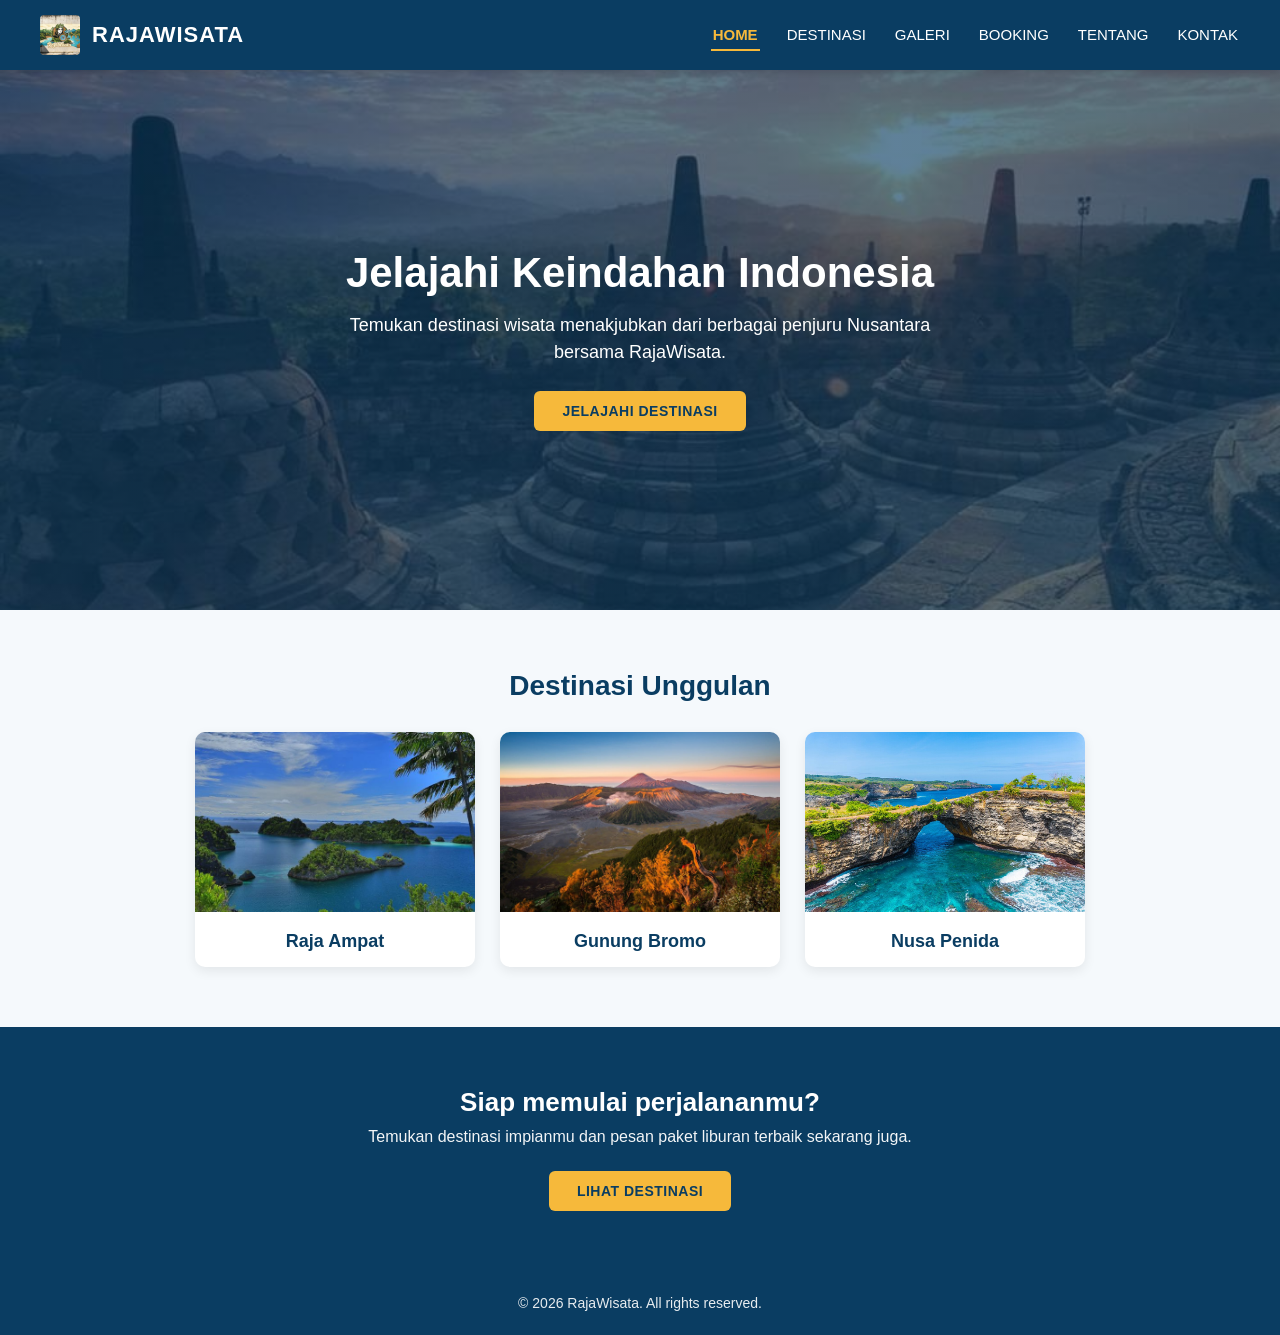
<file: index.html>
<!DOCTYPE html>
<html lang="id">
<head>
    <meta charset="UTF-8">
    <meta name="viewport" content="width=device-width, initial-scale=1.0">
    <meta name="description" content="RajaWisata - Platform informasi dan pemesanan paket wisata terbaik di Indonesia, mulai dari wisata bahari Raja Ampat hingga pesona Gunung Bromo.">
    <title>RajaWisata - Jelajahi Keindahan Indonesia</title>
    <link rel="stylesheet" href="style.css">
</head>
<body>

    <!-- NAVBAR -->
    <nav class="navbar">
        <a href="index.html" class="logo-container">
            <img src="assets/images/logo.png" alt="Logo RajaWisata" class="logo-img">
            <span class="logo">RAJAWISATA</span>
        </a>
        <button class="hamburger" id="hamburgerBtn" aria-label="Menu Navigasi" aria-expanded="false">
            <span></span>
            <span></span>
            <span></span>
        </button>
        <ul class="nav-links">
            <li><a href="index.html">HOME</a></li>
            <li><a href="destinasi.html">DESTINASI</a></li>
            <li><a href="galeri.html">GALERI</a></li>
            <li><a href="booking.html">BOOKING</a></li>
            <li><a href="tentang.html">TENTANG</a></li>
            <li><a href="kontak.html">KONTAK</a></li>
        </ul>
    </nav>

    <main>
        <!-- HERO SECTION -->
        <section class="hero">
            <h1>Jelajahi Keindahan Indonesia</h1>
            <p>Temukan destinasi wisata menakjubkan dari berbagai penjuru Nusantara bersama RajaWisata.</p>
            <a href="destinasi.html" class="btn">JELAJAHI DESTINASI</a>
        </section>

        <!-- DESTINASI UNGGULAN -->
        <section class="featured">
            <h2>Destinasi Unggulan</h2>
            <div class="card-container">
                <div class="card">
                    <img src="assets/images/raja-ampat.jpg" alt="Raja Ampat" loading="lazy">
                    <h3>Raja Ampat</h3>
                </div>
                <div class="card">
                    <img src="assets/images/bromo.jpg" alt="Gunung Bromo" loading="lazy">
                    <h3>Gunung Bromo</h3>
                </div>
                <div class="card">
                    <img src="assets/images/nusa-penida.jpg" alt="Nusa Penida" loading="lazy">
                    <h3>Nusa Penida</h3>
                </div>
            </div>
        </section>

        <!-- CTA -->
        <section class="cta">
            <h2>Siap memulai perjalananmu?</h2>
            <p>Temukan destinasi impianmu dan pesan paket liburan terbaik sekarang juga.</p>
            <a href="destinasi.html" class="btn">LIHAT DESTINASI</a>
        </section>
    </main>

    <!-- FOOTER -->
    <footer>
        <p>&copy; 2026 RajaWisata. All rights reserved.</p>
    </footer>

    <script src="script.js"></script>
</body>
</html>
</file>
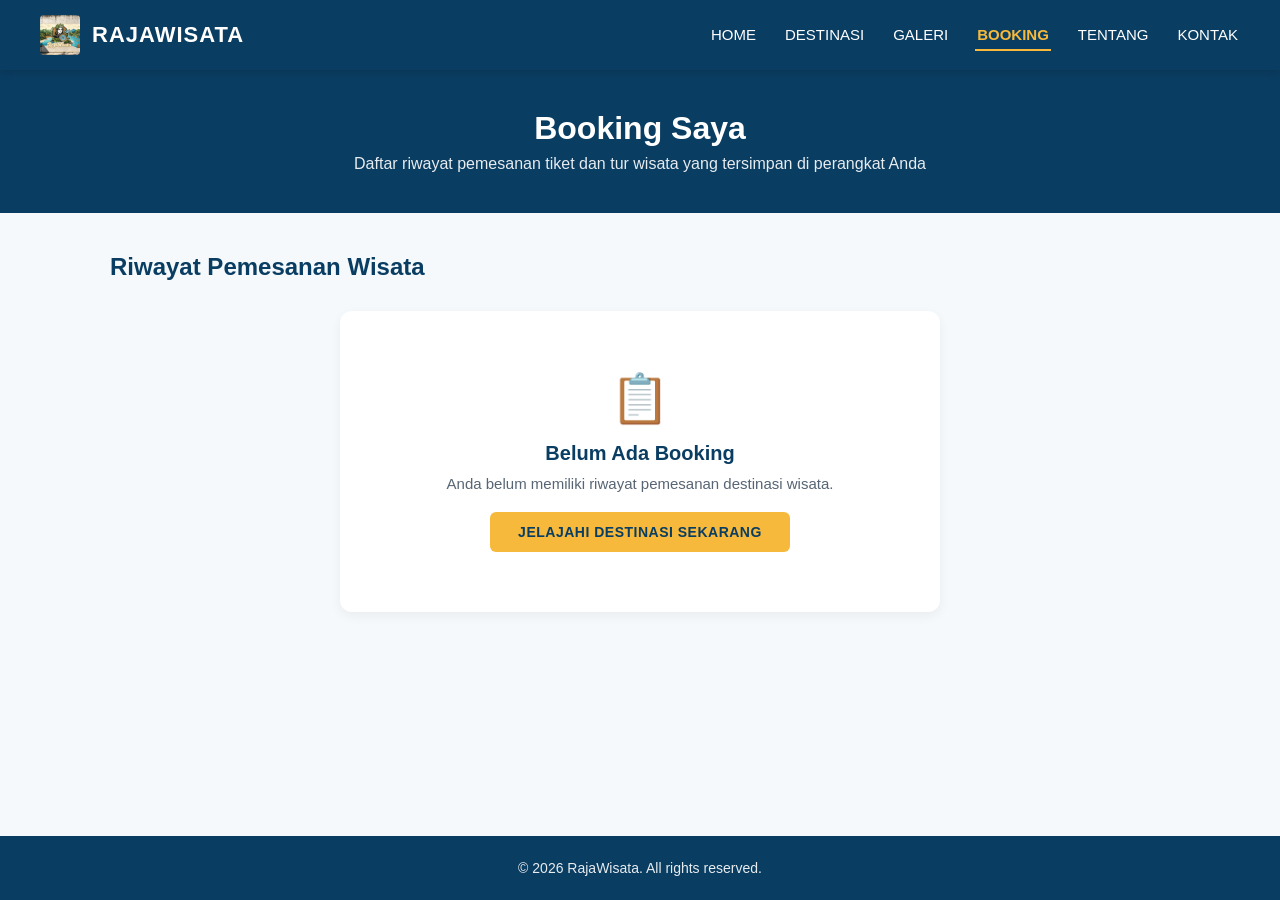
<file: booking.html>
<!DOCTYPE html>
<html lang="id">
<head>
    <meta charset="UTF-8">
    <meta name="viewport" content="width=device-width, initial-scale=1.0">
    <meta name="description" content="Riwayat Pemesanan Paket Wisata Saya di RajaWisata - Kelola daftar booking, jadwal keberangkatan, dan rincian biaya liburan Anda.">
    <title>Booking Saya - RajaWisata</title>
    <link rel="stylesheet" href="style.css">
</head>
<body>

    <!-- NAVBAR -->
    <nav class="navbar">
        <a href="index.html" class="logo-container">
            <img src="assets/images/logo.png" alt="Logo RajaWisata" class="logo-img">
            <span class="logo">RAJAWISATA</span>
        </a>
        <button class="hamburger" id="hamburgerBtn" aria-label="Menu Navigasi" aria-expanded="false">
            <span></span>
            <span></span>
            <span></span>
        </button>
        <ul class="nav-links">
            <li><a href="index.html">HOME</a></li>
            <li><a href="destinasi.html">DESTINASI</a></li>
            <li><a href="galeri.html">GALERI</a></li>
            <li><a href="booking.html">BOOKING</a></li>
            <li><a href="tentang.html">TENTANG</a></li>
            <li><a href="kontak.html">KONTAK</a></li>
        </ul>
    </nav>

    <main>
        <!-- HEADER HALAMAN -->
        <section class="page-header">
            <h1>Booking Saya</h1>
            <p>Daftar riwayat pemesanan tiket dan tur wisata yang tersimpan di perangkat Anda</p>
        </section>

        <!-- KONTEN DAFTAR BOOKING -->
        <section class="booking-section">
            <div class="booking-header-bar">
                <h2>Riwayat Pemesanan Wisata</h2>
                <button type="button" id="btnClearAllBookings" class="btn btn-danger-outline" style="display: none;">
                    🗑️ Hapus Semua Riwayat
                </button>
            </div>

            <!-- CONTAINER TABEL BOOKING ATAU PESAN KOSONG -->
            <div id="bookingListContainer">
                <!-- Dirender secara dinamis oleh script.js -->
            </div>
        </section>
    </main>

    <!-- FOOTER -->
    <footer>
        <p>&copy; 2026 RajaWisata. All rights reserved.</p>
    </footer>

    <script src="script.js"></script>
</body>
</html>
</file>
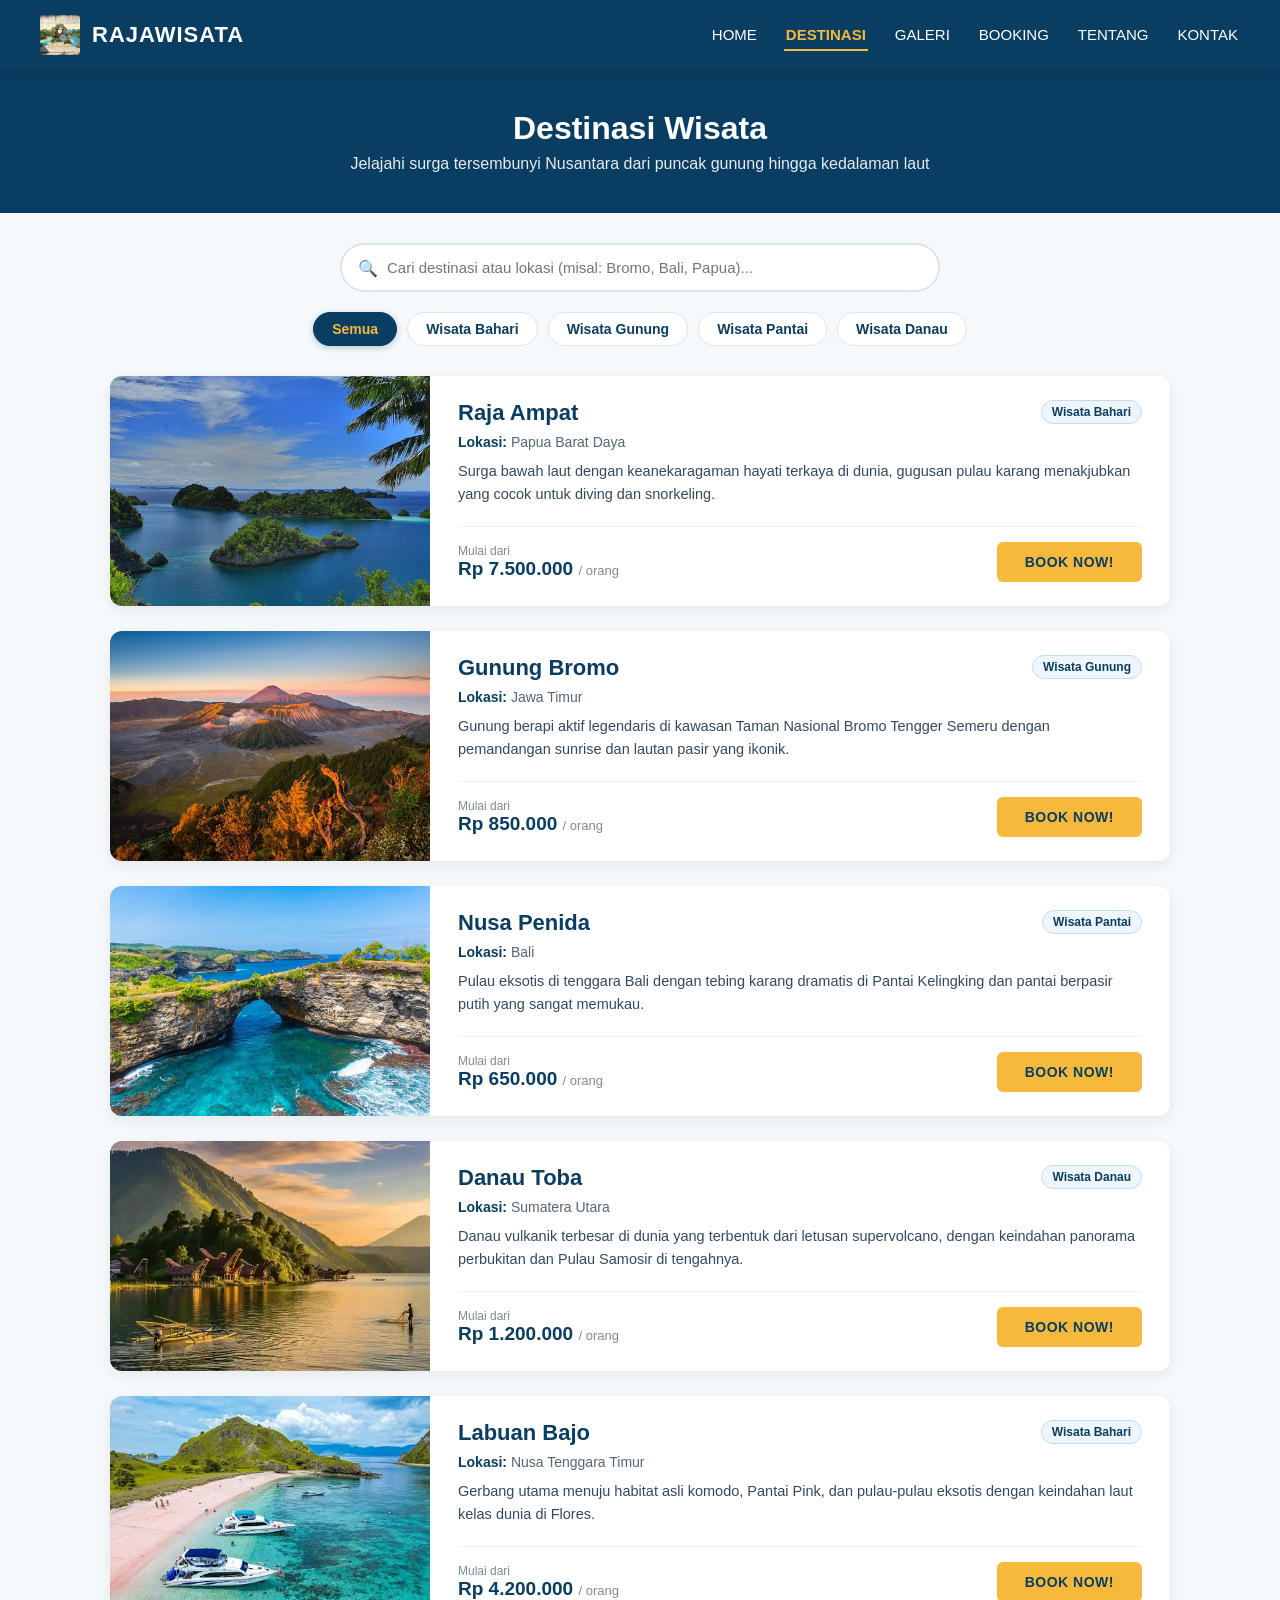
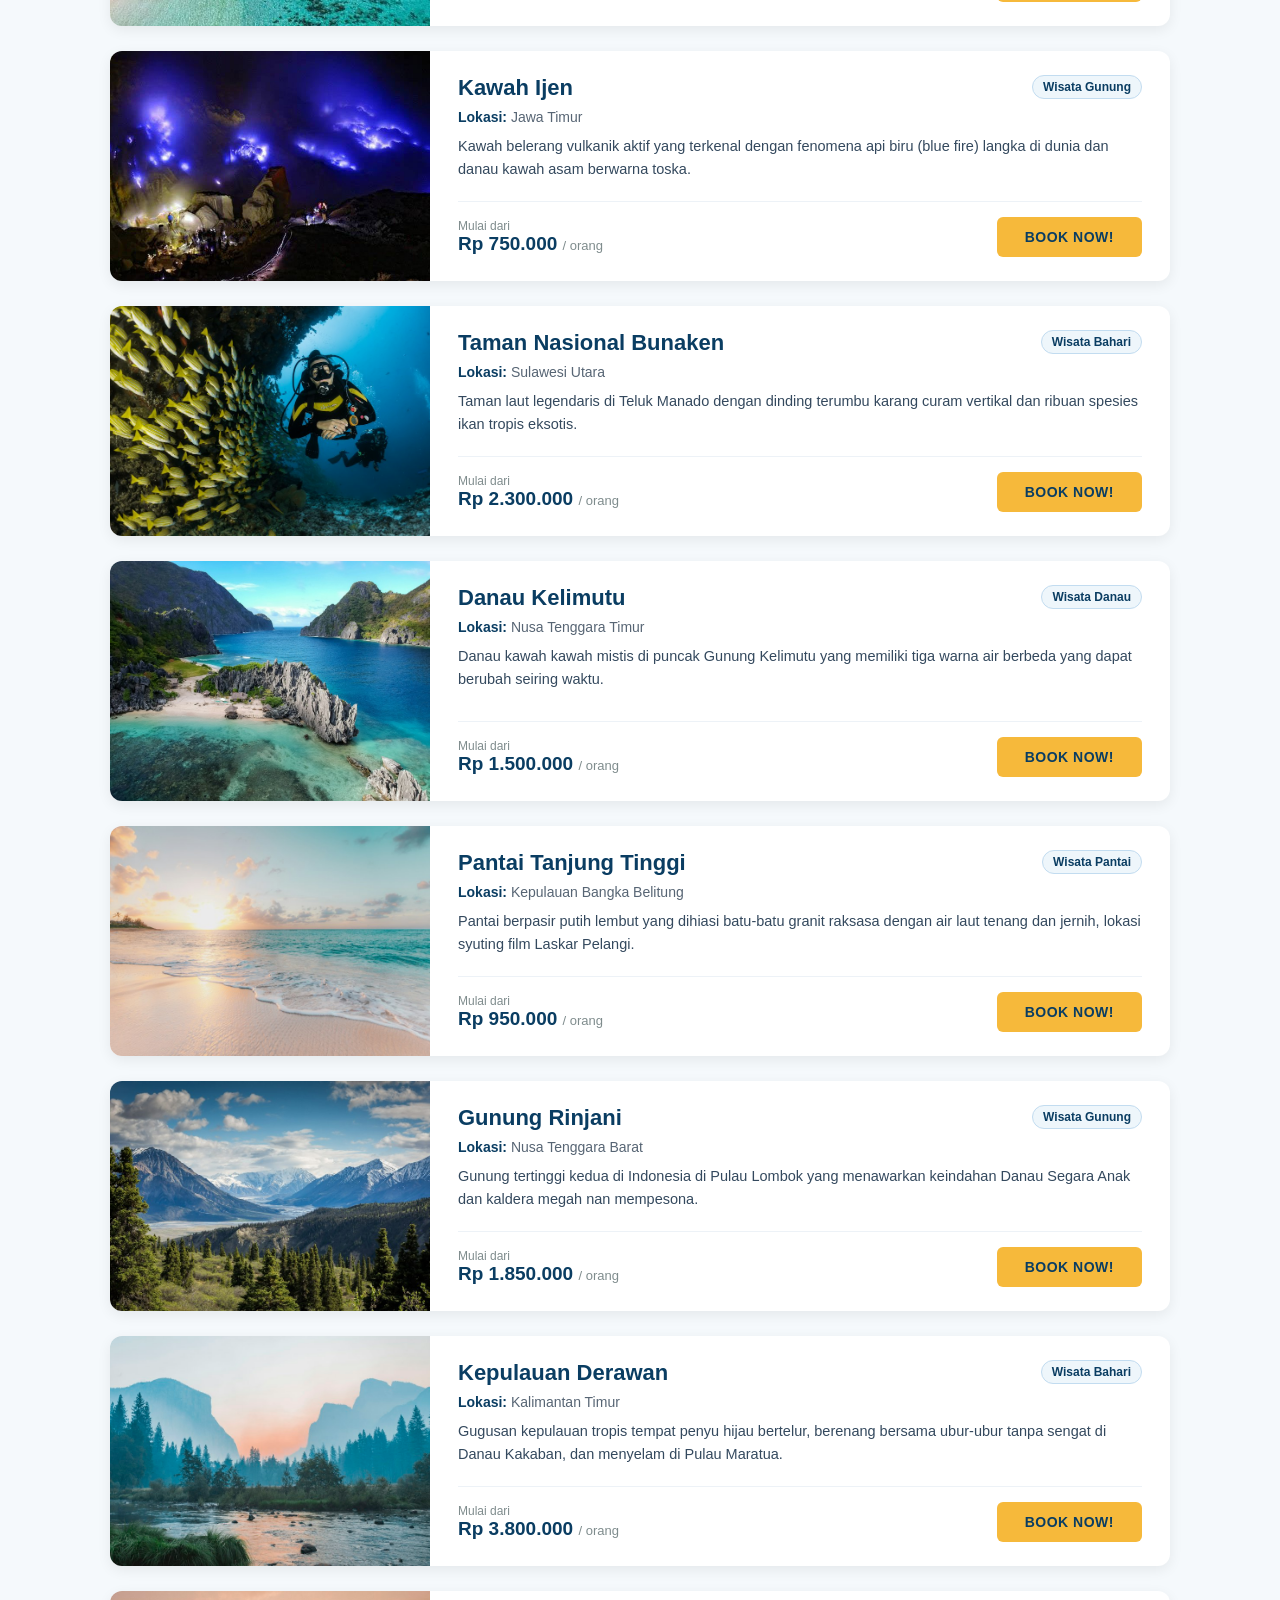
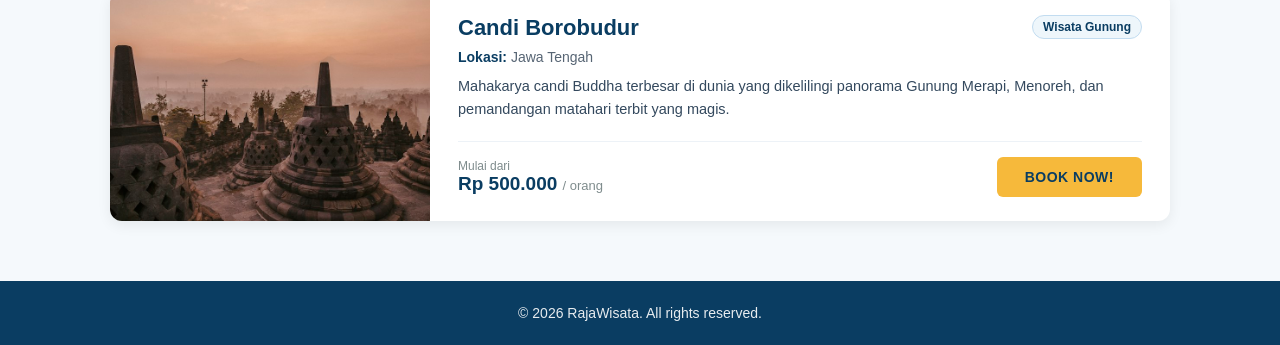
<file: destinasi.html>
<!DOCTYPE html>
<html lang="id">
<head>
    <meta charset="UTF-8">
    <meta name="viewport" content="width=device-width, initial-scale=1.0">
    <meta name="description" content="Katalog Lengkap Destinasi Wisata Indonesia di RajaWisata - Cari dan filter wisata bahari, gunung, pantai, dan danau terbaik dengan harga terjangkau.">
    <title>Destinasi Wisata - RajaWisata</title>
    <link rel="stylesheet" href="style.css">
</head>
<body>

    <!-- NAVBAR -->
    <nav class="navbar">
        <a href="index.html" class="logo-container">
            <img src="assets/images/logo.png" alt="Logo RajaWisata" class="logo-img">
            <span class="logo">RAJAWISATA</span>
        </a>
        <button class="hamburger" id="hamburgerBtn" aria-label="Menu Navigasi" aria-expanded="false">
            <span></span>
            <span></span>
            <span></span>
        </button>
        <ul class="nav-links">
            <li><a href="index.html">HOME</a></li>
            <li><a href="destinasi.html">DESTINASI</a></li>
            <li><a href="galeri.html">GALERI</a></li>
            <li><a href="booking.html">BOOKING</a></li>
            <li><a href="tentang.html">TENTANG</a></li>
            <li><a href="kontak.html">KONTAK</a></li>
        </ul>
    </nav>

    <main>
        <!-- HEADER HALAMAN -->
        <section class="page-header">
            <h1>Destinasi Wisata</h1>
            <p>Jelajahi surga tersembunyi Nusantara dari puncak gunung hingga kedalaman laut</p>
        </section>

        <!-- FITUR 3: PENCARIAN & FILTER KATEGORI -->
        <section class="filter-section">
            <div class="search-box-wrapper">
                <span class="search-icon">🔍</span>
                <input 
                    type="text" 
                    id="searchDestinasi" 
                    class="search-box" 
                    placeholder="Cari destinasi atau lokasi (misal: Bromo, Bali, Papua)..."
                    aria-label="Cari destinasi wisata"
                >
            </div>

            <div class="filter-buttons">
                <button type="button" class="filter-btn active" data-kategori="Semua">Semua</button>
                <button type="button" class="filter-btn" data-kategori="Wisata Bahari">Wisata Bahari</button>
                <button type="button" class="filter-btn" data-kategori="Wisata Gunung">Wisata Gunung</button>
                <button type="button" class="filter-btn" data-kategori="Wisata Pantai">Wisata Pantai</button>
                <button type="button" class="filter-btn" data-kategori="Wisata Danau">Wisata Danau</button>
            </div>
        </section>

        <!-- FITUR 4: DAFTAR KARTU DESTINASI (DIRENDER SECARA DINAMIS DARI data.js) -->
        <section class="destinasi-list" id="destinasiListContainer">
            <!-- Kartu destinasi akan dirender oleh JavaScript dari data.js -->
        </section>
    </main>

    <!-- FOOTER -->
    <footer>
        <p>&copy; 2026 RajaWisata. All rights reserved.</p>
    </footer>

    <!-- SCRIPT DATA TERPUSAT & LOGIKA -->
    <script src="data.js"></script>
    <script src="script.js"></script>
</body>
</html>
</file>
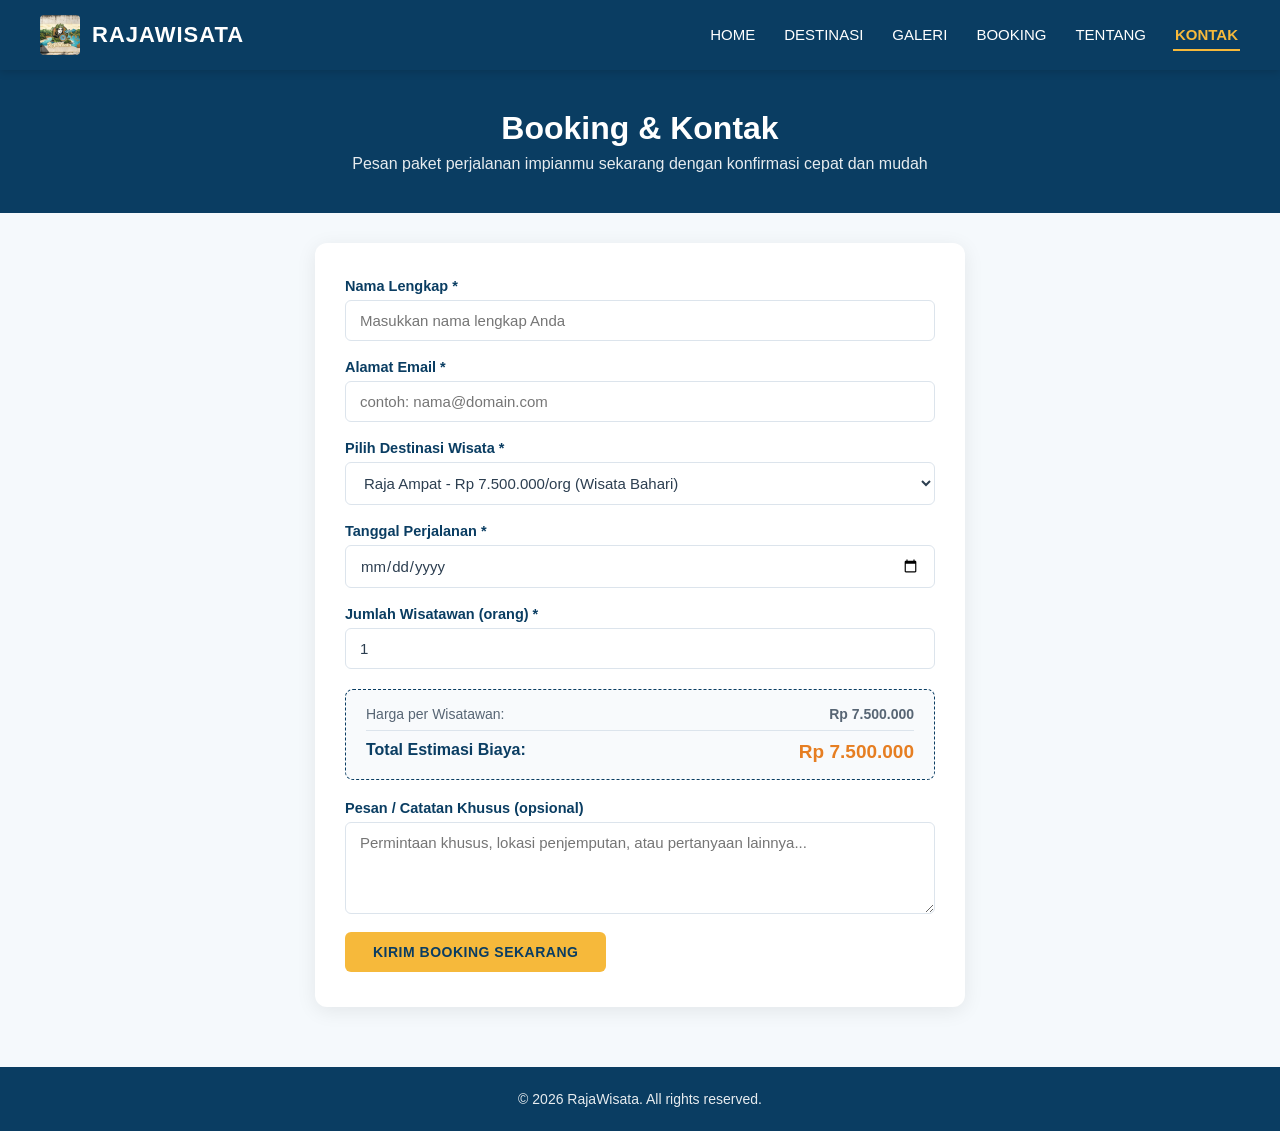
<file: kontak.html>
<!DOCTYPE html>
<html lang="id">
<head>
    <meta charset="UTF-8">
    <meta name="viewport" content="width=device-width, initial-scale=1.0">
    <meta name="description" content="Form Booking Paket Wisata & Kontak RajaWisata - Pesan tiket dan tur destinasi favoritmu dengan perhitungan harga otomatis dan konfirmasi WhatsApp instan.">
    <title>Booking & Kontak - RajaWisata</title>
    <link rel="stylesheet" href="style.css">
</head>
<body>

    <!-- NAVBAR -->
    <nav class="navbar">
        <a href="index.html" class="logo-container">
            <img src="assets/images/logo.png" alt="Logo RajaWisata" class="logo-img">
            <span class="logo">RAJAWISATA</span>
        </a>
        <button class="hamburger" id="hamburgerBtn" aria-label="Menu Navigasi" aria-expanded="false">
            <span></span>
            <span></span>
            <span></span>
        </button>
        <ul class="nav-links">
            <li><a href="index.html">HOME</a></li>
            <li><a href="destinasi.html">DESTINASI</a></li>
            <li><a href="galeri.html">GALERI</a></li>
            <li><a href="booking.html">BOOKING</a></li>
            <li><a href="tentang.html">TENTANG</a></li>
            <li><a href="kontak.html">KONTAK</a></li>
        </ul>
    </nav>

    <main>
        <!-- HEADER HALAMAN -->
        <section class="page-header">
            <h1>Booking & Kontak</h1>
            <p>Pesan paket perjalanan impianmu sekarang dengan konfirmasi cepat dan mudah</p>
        </section>

        <!-- FORM SECTION -->
        <section class="form-section">
            <form id="bookingForm" novalidate>
                <!-- Nama Lengkap -->
                <div class="form-group" id="group-nama">
                    <label for="nama">Nama Lengkap *</label>
                    <input type="text" id="nama" name="nama" placeholder="Masukkan nama lengkap Anda" required>
                    <span class="error-message">Nama lengkap wajib diisi.</span>
                </div>

                <!-- Email -->
                <div class="form-group" id="group-email">
                    <label for="email">Alamat Email *</label>
                    <input type="email" id="email" name="email" placeholder="contoh: nama@domain.com" required>
                    <span class="error-message">Format email tidak valid.</span>
                </div>

                <!-- Pilihan Destinasi (Diisi dari data.js) -->
                <div class="form-group" id="group-destinasi">
                    <label for="destinasi">Pilih Destinasi Wisata *</label>
                    <select id="destinasi" name="destinasi" required>
                        <!-- Opsi akan dimuat otomatis via script.js dari data.js -->
                    </select>
                    <span class="error-message">Silakan pilih salah satu destinasi.</span>
                </div>

                <!-- Tanggal Perjalanan -->
                <div class="form-group" id="group-tanggal">
                    <label for="tanggal">Tanggal Perjalanan *</label>
                    <input type="date" id="tanggal" name="tanggal" required>
                    <span class="error-message">Tanggal perjalanan wajib dipilih dan tidak boleh di masa lalu.</span>
                </div>

                <!-- Jumlah Wisatawan -->
                <div class="form-group" id="group-jumlah">
                    <label for="jumlah">Jumlah Wisatawan (orang) *</label>
                    <input type="number" id="jumlah" name="jumlah" min="1" value="1" required>
                    <span class="error-message">Jumlah wisatawan minimal 1 orang.</span>
                </div>

                <!-- Kotak Estimasi Harga Real-Time -->
                <div class="estimasi-card">
                    <div class="estimasi-row">
                        <span>Harga per Wisatawan:</span>
                        <strong id="estimasiHargaSatuan">Rp 0</strong>
                    </div>
                    <div class="estimasi-row total-row">
                        <span>Total Estimasi Biaya:</span>
                        <span class="estimasi-total-nominal" id="estimasiTotal">Rp 0</span>
                    </div>
                </div>

                <!-- Catatan / Pesan -->
                <div class="form-group" id="group-pesan">
                    <label for="pesan">Pesan / Catatan Khusus (opsional)</label>
                    <textarea id="pesan" name="pesan" rows="4" placeholder="Permintaan khusus, lokasi penjemputan, atau pertanyaan lainnya..."></textarea>
                </div>

                <!-- Tombol Submit -->
                <button type="submit" class="btn" id="btnSubmitBooking">KIRIM BOOKING SEKARANG</button>
            </form>

            <!-- Notifikasi Sukses & Tombol WhatsApp -->
            <div id="successBox" class="alert-success" role="alert">
                <h4>🎉 Pemesanan Berhasil Disimpan!</h4>
                <p id="successDetail"></p>
                <div class="wa-action-container">
                    <p style="font-size: 13px; margin-bottom: 8px; color: #2c3e50;">
                        Lanjutkan konfirmasi langsung ke Customer Service kami via WhatsApp untuk respon instan:
                    </p>
                    <a href="#" id="waLinkBtn" class="btn btn-whatsapp" target="_blank" rel="noopener noreferrer">
                        <span>💬</span> Kirim via WhatsApp
                    </a>
                </div>
            </div>
        </section>
    </main>

    <!-- FOOTER -->
    <footer>
        <p>&copy; 2026 RajaWisata. All rights reserved.</p>
    </footer>

    <!-- SCRIPT DATA TERPUSAT & LOGIKA -->
    <script src="data.js"></script>
    <script src="script.js"></script>
</body>
</html>
</file>
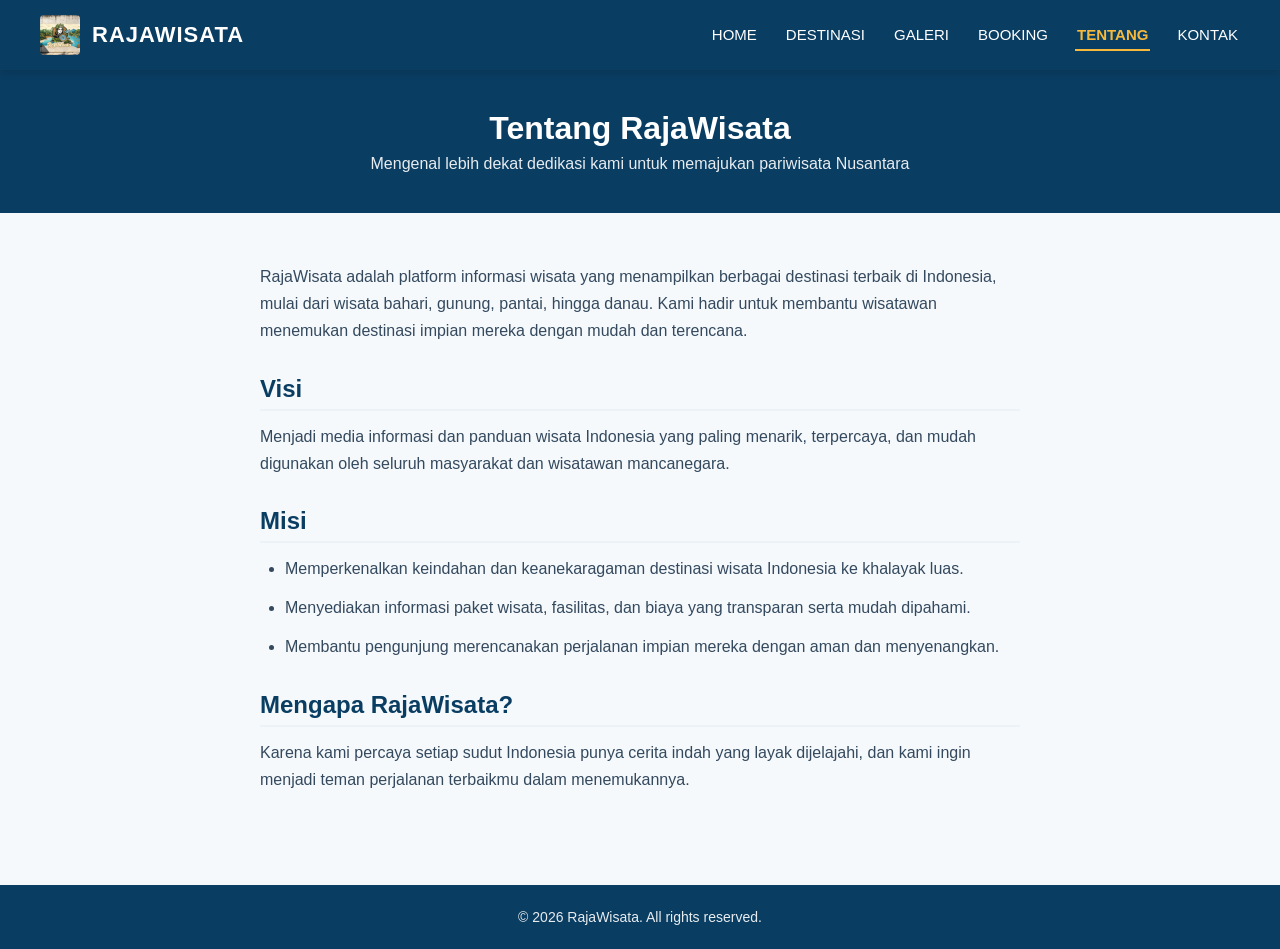
<file: tentang.html>
<!DOCTYPE html>
<html lang="id">
<head>
    <meta charset="UTF-8">
    <meta name="viewport" content="width=device-width, initial-scale=1.0">
    <meta name="description" content="Tentang RajaWisata - Mengenal platform informasi dan panduan wisata terpercaya di Indonesia dengan visi memperkenalkan pesona Nusantara ke dunia.">
    <title>Tentang Kami - RajaWisata</title>
    <link rel="stylesheet" href="style.css">
</head>
<body>

    <!-- NAVBAR -->
    <nav class="navbar">
        <a href="index.html" class="logo-container">
            <img src="assets/images/logo.png" alt="Logo RajaWisata" class="logo-img">
            <span class="logo">RAJAWISATA</span>
        </a>
        <button class="hamburger" id="hamburgerBtn" aria-label="Menu Navigasi" aria-expanded="false">
            <span></span>
            <span></span>
            <span></span>
        </button>
        <ul class="nav-links">
            <li><a href="index.html">HOME</a></li>
            <li><a href="destinasi.html">DESTINASI</a></li>
            <li><a href="galeri.html">GALERI</a></li>
            <li><a href="booking.html">BOOKING</a></li>
            <li><a href="tentang.html">TENTANG</a></li>
            <li><a href="kontak.html">KONTAK</a></li>
        </ul>
    </nav>

    <main>
        <!-- HEADER HALAMAN -->
        <section class="page-header">
            <h1>Tentang RajaWisata</h1>
            <p>Mengenal lebih dekat dedikasi kami untuk memajukan pariwisata Nusantara</p>
        </section>

        <!-- KONTEN TENTANG -->
        <section class="about-content">
            <p>RajaWisata adalah platform informasi wisata yang menampilkan berbagai destinasi terbaik di Indonesia, mulai dari wisata bahari, gunung, pantai, hingga danau. Kami hadir untuk membantu wisatawan menemukan destinasi impian mereka dengan mudah dan terencana.</p>

            <h2>Visi</h2>
            <p>Menjadi media informasi dan panduan wisata Indonesia yang paling menarik, terpercaya, dan mudah digunakan oleh seluruh masyarakat dan wisatawan mancanegara.</p>

            <h2>Misi</h2>
            <ul>
                <li>Memperkenalkan keindahan dan keanekaragaman destinasi wisata Indonesia ke khalayak luas.</li>
                <li>Menyediakan informasi paket wisata, fasilitas, dan biaya yang transparan serta mudah dipahami.</li>
                <li>Membantu pengunjung merencanakan perjalanan impian mereka dengan aman dan menyenangkan.</li>
            </ul>

            <h2>Mengapa RajaWisata?</h2>
            <p>Karena kami percaya setiap sudut Indonesia punya cerita indah yang layak dijelajahi, dan kami ingin menjadi teman perjalanan terbaikmu dalam menemukannya.</p>
        </section>
    </main>

    <!-- FOOTER -->
    <footer>
        <p>&copy; 2026 RajaWisata. All rights reserved.</p>
    </footer>

    <script src="script.js"></script>
</body>
</html>
</file>
<file: style.css>
/* ===== RESET & GLOBAL ===== */
* {
    margin: 0;
    padding: 0;
    box-sizing: border-box;
    font-family: 'Segoe UI', Arial, sans-serif;
}

body {
    background-color: #f5f9fc;
    color: #1a2b3c;
    min-height: 100vh;
    display: flex;
    flex-direction: column;
}

main {
    flex: 1;
}

/* ===== NAVBAR ===== */
.navbar {
    display: flex;
    justify-content: space-between;
    align-items: center;
    background-color: #0a3d62;
    padding: 15px 40px;
    position: sticky;
    top: 0;
    z-index: 1000;
    box-shadow: 0 2px 8px rgba(0, 0, 0, 0.15);
}

.logo-container {
    display: flex;
    align-items: center;
    gap: 12px;
    text-decoration: none;
}

.logo-img {
    height: 40px;
    width: auto;
    object-fit: contain;
    border-radius: 4px;
}

.logo {
    color: #ffffff;
    font-size: 22px;
    font-weight: bold;
    letter-spacing: 1px;
}

/* Link navigasi */
.nav-links {
    display: flex;
    list-style: none;
    gap: 25px;
    align-items: center;
}

.nav-links a {
    color: #ffffff;
    text-decoration: none;
    font-weight: 500;
    font-size: 15px;
    padding: 6px 2px;
    transition: color 0.3s, border-bottom 0.2s;
    border-bottom: 2px solid transparent;
}

.nav-links a:hover {
    color: #f6b93b;
}

/* Fitur 2: Menu Aktif */
.nav-links a.active {
    color: #f6b93b;
    font-weight: 600;
    border-bottom: 2px solid #f6b93b;
}

/* Fitur 1: Tombol Hamburger */
.hamburger {
    display: none;
    background: transparent;
    border: none;
    cursor: pointer;
    padding: 8px;
    flex-direction: column;
    justify-content: space-around;
    width: 36px;
    height: 32px;
}

.hamburger span {
    display: block;
    width: 100%;
    height: 3px;
    background-color: #ffffff;
    border-radius: 2px;
    transition: all 0.3s ease;
}

/* Animasi hamburger saat aktif menjadi tanda silang (X) */
.hamburger.open span:nth-child(1) {
    transform: translateY(8px) rotate(45deg);
}

.hamburger.open span:nth-child(2) {
    opacity: 0;
}

.hamburger.open span:nth-child(3) {
    transform: translateY(-8px) rotate(-45deg);
}

/* ===== HERO (index.html) ===== */
.hero {
    background: linear-gradient(rgba(10, 61, 98, 0.65), rgba(10, 61, 98, 0.65)),
                url('assets/images/hero.jpg');
    background-size: cover;
    background-position: center;
    height: 60vh;
    display: flex;
    flex-direction: column;
    justify-content: center;
    align-items: center;
    text-align: center;
    color: #ffffff;
    padding: 20px;
}

.hero h1 {
    font-size: 42px;
    margin-bottom: 15px;
}

.hero p {
    font-size: 18px;
    margin-bottom: 25px;
    max-width: 650px;
    line-height: 1.5;
}

/* ===== BUTTON ===== */
.btn {
    display: inline-block;
    background-color: #f6b93b;
    color: #0a3d62;
    padding: 12px 28px;
    border: none;
    border-radius: 6px;
    font-weight: bold;
    text-decoration: none;
    cursor: pointer;
    transition: background-color 0.3s, transform 0.2s, box-shadow 0.2s;
    font-size: 14px;
    letter-spacing: 0.5px;
    text-align: center;
}

.btn:hover {
    background-color: #e58e26;
    transform: translateY(-1px);
    box-shadow: 0 4px 10px rgba(0, 0, 0, 0.15);
}

.btn-secondary {
    background-color: #0a3d62;
    color: #ffffff;
}

.btn-secondary:hover {
    background-color: #0c4d7d;
}

.btn-danger {
    background-color: #e74c3c;
    color: #ffffff;
}

.btn-danger:hover {
    background-color: #c0392b;
}

.btn-danger-outline {
    background-color: transparent;
    color: #e74c3c;
    border: 1px solid #e74c3c;
    padding: 8px 16px;
    font-size: 13px;
}

.btn-danger-outline:hover {
    background-color: #e74c3c;
    color: #ffffff;
}

.btn-sm {
    padding: 6px 14px;
    font-size: 13px;
    border-radius: 4px;
}

/* Tombol WhatsApp */
.btn-whatsapp {
    background-color: #25D366;
    color: #ffffff;
    display: inline-flex;
    align-items: center;
    gap: 8px;
    margin-top: 15px;
}

.btn-whatsapp:hover {
    background-color: #1eb956;
    color: #ffffff;
}

/* ===== FEATURED SECTION (index.html) ===== */
.featured {
    padding: 60px 40px;
    text-align: center;
}

.featured h2 {
    margin-bottom: 30px;
    color: #0a3d62;
    font-size: 28px;
}

.card-container {
    display: flex;
    justify-content: center;
    gap: 25px;
    flex-wrap: wrap;
}

.card {
    background-color: #ffffff;
    border-radius: 10px;
    overflow: hidden;
    width: 280px;
    box-shadow: 0 4px 12px rgba(0, 0, 0, 0.08);
    transition: transform 0.3s, box-shadow 0.3s;
}

.card:hover {
    transform: translateY(-5px);
    box-shadow: 0 8px 20px rgba(0, 0, 0, 0.12);
}

.card img {
    width: 100%;
    height: 180px;
    object-fit: cover;
}

.card h3 {
    padding: 15px;
    color: #0a3d62;
    font-size: 18px;
}

/* ===== CTA ===== */
.cta {
    background-color: #0a3d62;
    color: #ffffff;
    text-align: center;
    padding: 60px 40px;
    margin-top: auto;
}

.cta h2 {
    margin-bottom: 10px;
    font-size: 26px;
}

.cta p {
    margin-bottom: 25px;
    font-size: 16px;
    opacity: 0.95;
}

/* ===== PAGE HEADER ===== */
.page-header {
    background-color: #0a3d62;
    color: #ffffff;
    text-align: center;
    padding: 40px 20px;
}

.page-header h1 {
    font-size: 32px;
    margin-bottom: 8px;
}

.page-header p {
    font-size: 16px;
    opacity: 0.9;
    max-width: 600px;
    margin: 0 auto;
}

/* ===== FITUR 3: PENCARIAN & FILTER (destinasi.html) ===== */
.filter-section {
    max-width: 1100px;
    margin: 30px auto 0;
    padding: 0 20px;
    display: flex;
    flex-direction: column;
    gap: 20px;
}

.search-box-wrapper {
    position: relative;
    max-width: 600px;
    width: 100%;
    margin: 0 auto;
}

.search-box {
    width: 100%;
    padding: 14px 20px 14px 45px;
    border: 2px solid #dce4ec;
    border-radius: 30px;
    font-size: 15px;
    outline: none;
    transition: border-color 0.3s, box-shadow 0.3s;
    background-color: #ffffff;
}

.search-box:focus {
    border-color: #0a3d62;
    box-shadow: 0 0 0 3px rgba(10, 61, 98, 0.15);
}

.search-icon {
    position: absolute;
    left: 18px;
    top: 50%;
    transform: translateY(-50%);
    color: #7f8c8d;
    font-size: 16px;
    pointer-events: none;
}

.filter-buttons {
    display: flex;
    justify-content: center;
    flex-wrap: wrap;
    gap: 10px;
}

.filter-btn {
    background-color: #ffffff;
    color: #0a3d62;
    border: 1px solid #dce4ec;
    padding: 8px 18px;
    border-radius: 20px;
    font-size: 14px;
    font-weight: 600;
    cursor: pointer;
    transition: all 0.25s ease;
}

.filter-btn:hover {
    background-color: #edf3f8;
    border-color: #0a3d62;
}

.filter-btn.active {
    background-color: #0a3d62;
    color: #f6b93b;
    border-color: #0a3d62;
    box-shadow: 0 2px 6px rgba(10, 61, 98, 0.25);
}

/* Pesan Kosong Filter / Search */
.empty-state {
    text-align: center;
    padding: 60px 20px;
    background-color: #ffffff;
    border-radius: 12px;
    box-shadow: 0 4px 12px rgba(0, 0, 0, 0.05);
    max-width: 600px;
    margin: 30px auto;
}

.empty-state-icon {
    font-size: 48px;
    margin-bottom: 15px;
}

.empty-state h3 {
    color: #0a3d62;
    margin-bottom: 10px;
    font-size: 20px;
}

.empty-state p {
    color: #576574;
    margin-bottom: 20px;
    font-size: 15px;
}

/* ===== FITUR 4: DESTINASI LIST & KARTU ===== */
.destinasi-list {
    max-width: 1100px;
    margin: 0 auto;
    padding: 30px 20px 60px;
    display: flex;
    flex-direction: column;
    gap: 25px;
}

.destinasi-card {
    display: flex;
    background-color: #ffffff;
    border-radius: 12px;
    overflow: hidden;
    box-shadow: 0 4px 14px rgba(0, 0, 0, 0.07);
    transition: transform 0.3s, box-shadow 0.3s;
}

.destinasi-card:hover {
    transform: translateY(-3px);
    box-shadow: 0 8px 24px rgba(0, 0, 0, 0.12);
}

.destinasi-card img {
    width: 320px;
    min-height: 230px;
    object-fit: cover;
    flex-shrink: 0;
}

.destinasi-info {
    padding: 24px 28px;
    flex: 1;
    display: flex;
    flex-direction: column;
    justify-content: space-between;
}

.destinasi-header {
    display: flex;
    justify-content: space-between;
    align-items: flex-start;
    gap: 12px;
    margin-bottom: 8px;
    flex-wrap: wrap;
}

.destinasi-info h3 {
    color: #0a3d62;
    font-size: 22px;
    font-weight: 700;
}

.destinasi-badge {
    background-color: #eef6fb;
    color: #0a3d62;
    border: 1px solid #c2dcf0;
    padding: 4px 10px;
    border-radius: 12px;
    font-size: 12px;
    font-weight: 600;
    white-space: nowrap;
}

.destinasi-meta {
    color: #576574;
    font-size: 14px;
    margin-bottom: 10px;
}

.destinasi-meta strong {
    color: #0a3d62;
}

.destinasi-desc {
    color: #34495e;
    font-size: 14.5px;
    line-height: 1.6;
    margin-bottom: 18px;
}

.destinasi-footer {
    display: flex;
    justify-content: space-between;
    align-items: center;
    border-top: 1px solid #edf2f7;
    padding-top: 15px;
    margin-top: auto;
    flex-wrap: wrap;
    gap: 12px;
}

.destinasi-harga {
    display: flex;
    flex-direction: column;
}

.destinasi-harga .label-harga {
    font-size: 12px;
    color: #7f8c8d;
}

.destinasi-harga .nominal-harga {
    font-size: 19px;
    font-weight: bold;
    color: #0a3d62;
}

.destinasi-harga .satuan {
    font-size: 13px;
    font-weight: normal;
    color: #7f8c8d;
}

/* ===== FITUR 5: LIGHTBOX GALERI ===== */
.gallery-grid {
    max-width: 1100px;
    margin: 0 auto;
    display: grid;
    grid-template-columns: repeat(3, 1fr);
    gap: 20px;
    padding: 40px 20px;
}

.gallery-item {
    position: relative;
    border-radius: 10px;
    overflow: hidden;
    cursor: pointer;
    box-shadow: 0 4px 12px rgba(0, 0, 0, 0.08);
    aspect-ratio: 4 / 3;
    background-color: #e2e8f0;
}

.gallery-item img {
    width: 100%;
    height: 100%;
    object-fit: cover;
    transition: transform 0.4s ease;
    display: block;
}

.gallery-item:hover img {
    transform: scale(1.06);
}

.gallery-item-overlay {
    position: absolute;
    inset: 0;
    background: linear-gradient(to top, rgba(10, 61, 98, 0.85) 0%, rgba(10, 61, 98, 0.2) 60%, transparent 100%);
    opacity: 0;
    transition: opacity 0.3s ease;
    display: flex;
    align-items: flex-end;
    padding: 16px;
}

.gallery-item:hover .gallery-item-overlay {
    opacity: 1;
}

.gallery-item-title {
    color: #ffffff;
    font-weight: 600;
    font-size: 16px;
    text-shadow: 0 2px 4px rgba(0, 0, 0, 0.4);
}

/* Modal Lightbox */
.lightbox {
    position: fixed;
    top: 0;
    left: 0;
    width: 100%;
    height: 100%;
    background-color: rgba(0, 0, 0, 0.9);
    z-index: 99999;
    display: none;
    align-items: center;
    justify-content: center;
    flex-direction: column;
    padding: 20px;
    opacity: 0;
    transition: opacity 0.3s ease;
}

.lightbox.active {
    display: flex;
    opacity: 1;
}

.lightbox-content-box {
    position: relative;
    max-width: 900px;
    width: 100%;
    text-align: center;
}

.lightbox-img {
    max-width: 100%;
    max-height: 75vh;
    border-radius: 8px;
    box-shadow: 0 8px 30px rgba(0, 0, 0, 0.5);
    object-fit: contain;
}

.lightbox-caption {
    color: #ffffff;
    margin-top: 14px;
    font-size: 18px;
    font-weight: 600;
    letter-spacing: 0.5px;
}

.lightbox-counter {
    color: #d1d8e0;
    font-size: 13px;
    margin-top: 4px;
}

.lightbox-close {
    position: absolute;
    top: 25px;
    right: 30px;
    background: transparent;
    color: #ffffff;
    font-size: 36px;
    border: none;
    cursor: pointer;
    line-height: 1;
    transition: color 0.2s, transform 0.2s;
    z-index: 10;
}

.lightbox-close:hover {
    color: #f6b93b;
    transform: scale(1.15);
}

.lightbox-btn {
    position: absolute;
    top: 50%;
    transform: translateY(-50%);
    background-color: rgba(10, 61, 98, 0.65);
    color: #ffffff;
    border: 2px solid rgba(255, 255, 255, 0.4);
    font-size: 26px;
    width: 50px;
    height: 50px;
    border-radius: 50%;
    cursor: pointer;
    display: flex;
    align-items: center;
    justify-content: center;
    transition: all 0.25s ease;
    user-select: none;
}

.lightbox-btn:hover {
    background-color: #0a3d62;
    border-color: #f6b93b;
    color: #f6b93b;
}

.lightbox-prev {
    left: 20px;
}

.lightbox-next {
    right: 20px;
}

/* ===== TENTANG PAGE ===== */
.about-content {
    max-width: 800px;
    margin: 0 auto;
    padding: 50px 20px 80px;
}

.about-content h2 {
    color: #0a3d62;
    margin: 30px 0 12px;
    font-size: 24px;
    border-bottom: 2px solid #edf2f7;
    padding-bottom: 6px;
}

.about-content p, .about-content li {
    margin-bottom: 12px;
    line-height: 1.7;
    color: #34495e;
    font-size: 16px;
}

.about-content ul {
    padding-left: 25px;
}

/* ===== FITUR 6 & 8: FORM BOOKING & WHATSAPP (kontak.html) ===== */
.form-section {
    max-width: 650px;
    margin: 30px auto 60px;
    padding: 35px 30px;
    background-color: #ffffff;
    border-radius: 12px;
    box-shadow: 0 4px 20px rgba(0, 0, 0, 0.08);
}

.form-group {
    margin-bottom: 18px;
    display: flex;
    flex-direction: column;
}

.form-group label {
    margin-bottom: 6px;
    font-weight: 600;
    color: #0a3d62;
    font-size: 14.5px;
}

.form-group input,
.form-group select,
.form-group textarea {
    padding: 11px 14px;
    border: 1.5px solid #dce4ec;
    border-radius: 6px;
    font-size: 15px;
    outline: none;
    transition: border-color 0.25s, box-shadow 0.25s;
    background-color: #ffffff;
    color: #2c3e50;
}

.form-group input:focus,
.form-group select:focus,
.form-group textarea:focus {
    border-color: #0a3d62;
    box-shadow: 0 0 0 3px rgba(10, 61, 98, 0.12);
}

/* Validasi error per kolom */
.form-group.has-error input,
.form-group.has-error select,
.form-group.has-error textarea {
    border-color: #e74c3c;
    background-color: #fff9f9;
}

.error-message {
    color: #e74c3c;
    font-size: 13px;
    margin-top: 5px;
    display: none;
    font-weight: 500;
}

.form-group.has-error .error-message {
    display: block;
}

/* Kotak Estimasi Harga Real-time */
.estimasi-card {
    background-color: #f8fafc;
    border: 1.5px dashed #0a3d62;
    border-radius: 8px;
    padding: 16px 20px;
    margin: 20px 0;
}

.estimasi-row {
    display: flex;
    justify-content: space-between;
    margin-bottom: 8px;
    font-size: 14px;
    color: #576574;
}

.estimasi-row.total-row {
    margin-bottom: 0;
    padding-top: 10px;
    border-top: 1px solid #dce4ec;
    font-size: 16px;
    font-weight: bold;
    color: #0a3d62;
}

.estimasi-total-nominal {
    color: #e67e22;
    font-size: 19px;
}

/* Pesan Sukses & Tombol WA */
.alert-success {
    background-color: #eafaf1;
    border: 1.5px solid #2ecc71;
    color: #27ae60;
    padding: 18px 20px;
    border-radius: 8px;
    margin-top: 20px;
    display: none;
}

.alert-success h4 {
    margin-bottom: 6px;
    color: #1e8449;
    font-size: 17px;
}

.alert-success p {
    color: #2c3e50;
    font-size: 14px;
    line-height: 1.5;
}

.wa-action-container {
    margin-top: 15px;
    padding-top: 12px;
    border-top: 1px solid #d4efdf;
}

/* ===== FITUR 7: HALAMAN BOOKING SAYA (booking.html) ===== */
.booking-section {
    max-width: 1100px;
    margin: 40px auto 80px;
    padding: 0 20px;
}

.booking-header-bar {
    display: flex;
    justify-content: space-between;
    align-items: center;
    margin-bottom: 25px;
    flex-wrap: wrap;
    gap: 15px;
}

.booking-header-bar h2 {
    color: #0a3d62;
    font-size: 24px;
}

.table-responsive {
    width: 100%;
    overflow-x: auto;
    background-color: #ffffff;
    border-radius: 10px;
    box-shadow: 0 4px 14px rgba(0, 0, 0, 0.07);
    -webkit-overflow-scrolling: touch;
}

.booking-table {
    width: 100%;
    border-collapse: collapse;
    text-align: left;
    min-width: 720px;
}

.booking-table th {
    background-color: #0a3d62;
    color: #ffffff;
    padding: 14px 16px;
    font-size: 14px;
    font-weight: 600;
    letter-spacing: 0.5px;
}

.booking-table td {
    padding: 14px 16px;
    border-bottom: 1px solid #edf2f7;
    font-size: 14px;
    color: #2c3e50;
    vertical-align: middle;
}

.booking-table tbody tr:hover {
    background-color: #f8fafc;
}

.booking-table .destinasi-name {
    font-weight: 600;
    color: #0a3d62;
}

.booking-table .total-price {
    font-weight: bold;
    color: #e67e22;
}

.booking-table .booking-date {
    font-size: 13px;
    color: #7f8c8d;
}

/* ===== FOOTER ===== */
footer {
    background-color: #0a3d62;
    color: #ffffff;
    text-align: center;
    padding: 24px 20px;
    margin-top: auto;
    font-size: 14px;
}

footer p {
    opacity: 0.9;
}

/* ===== FITUR 1: RESPONSIVE - TABLET & MOBILE ===== */
@media (max-width: 768px) {
    .navbar {
        padding: 12px 20px;
        position: relative;
    }

    /* Tampilkan hamburger di layar kecil */
    .hamburger {
        display: flex;
    }

    /* Menu dropdown mobile */
    .nav-links {
        display: none;
        flex-direction: column;
        width: 100%;
        position: absolute;
        top: 100%;
        left: 0;
        background-color: #0a3d62;
        padding: 15px 20px 25px;
        box-shadow: 0 8px 16px rgba(0, 0, 0, 0.2);
        gap: 12px;
        text-align: center;
        border-top: 1px solid rgba(255, 255, 255, 0.1);
    }

    .nav-links.active {
        display: flex;
    }

    .nav-links li {
        width: 100%;
    }

    .nav-links a {
        display: inline-block;
        padding: 10px;
        font-size: 16px;
        width: 100%;
    }

    .nav-links a.active {
        border-bottom: 2px solid #f6b93b;
        background-color: rgba(246, 185, 59, 0.1);
        border-radius: 4px;
    }

    .hero {
        height: auto;
        padding: 60px 20px;
    }

    .hero h1 {
        font-size: 30px;
    }

    .hero p {
        font-size: 15px;
    }

    .card-container {
        flex-direction: column;
        align-items: center;
    }

    .card {
        width: 100%;
        max-width: 340px;
    }

    /* Kartu destinasi menumpuk vertikal di layar kecil */
    .destinasi-card {
        flex-direction: column;
    }

    .destinasi-card img {
        width: 100%;
        height: 220px;
    }

    .destinasi-footer {
        flex-direction: column;
        align-items: flex-start;
        gap: 15px;
    }

    .destinasi-footer .btn {
        width: 100%;
    }

    /* Galeri jadi 2 kolom di tablet */
    .gallery-grid {
        grid-template-columns: repeat(2, 1fr);
        gap: 14px;
        padding: 30px 15px;
    }

    .filter-buttons {
        gap: 8px;
    }

    .filter-btn {
        padding: 7px 14px;
        font-size: 13px;
    }

    .lightbox-btn {
        width: 40px;
        height: 40px;
        font-size: 20px;
    }

    .lightbox-prev {
        left: 10px;
    }

    .lightbox-next {
        right: 10px;
    }

    .form-section {
        padding: 25px 20px;
        margin: 20px 15px 50px;
    }
}

@media (max-width: 480px) {
    .logo {
        font-size: 19px;
    }

    .logo-img {
        height: 34px;
    }

    .hero h1 {
        font-size: 24px;
    }

    .page-header h1 {
        font-size: 26px;
    }

    /* Galeri jadi 1 kolom di HP */
    .gallery-grid {
        grid-template-columns: 1fr;
    }

    .destinasi-header {
        flex-direction: column;
        align-items: flex-start;
    }

    .filter-buttons {
        justify-content: flex-start;
        overflow-x: auto;
        padding-bottom: 8px;
        flex-wrap: nowrap;
    }

    .filter-btn {
        white-space: nowrap;
    }
}
</file>
